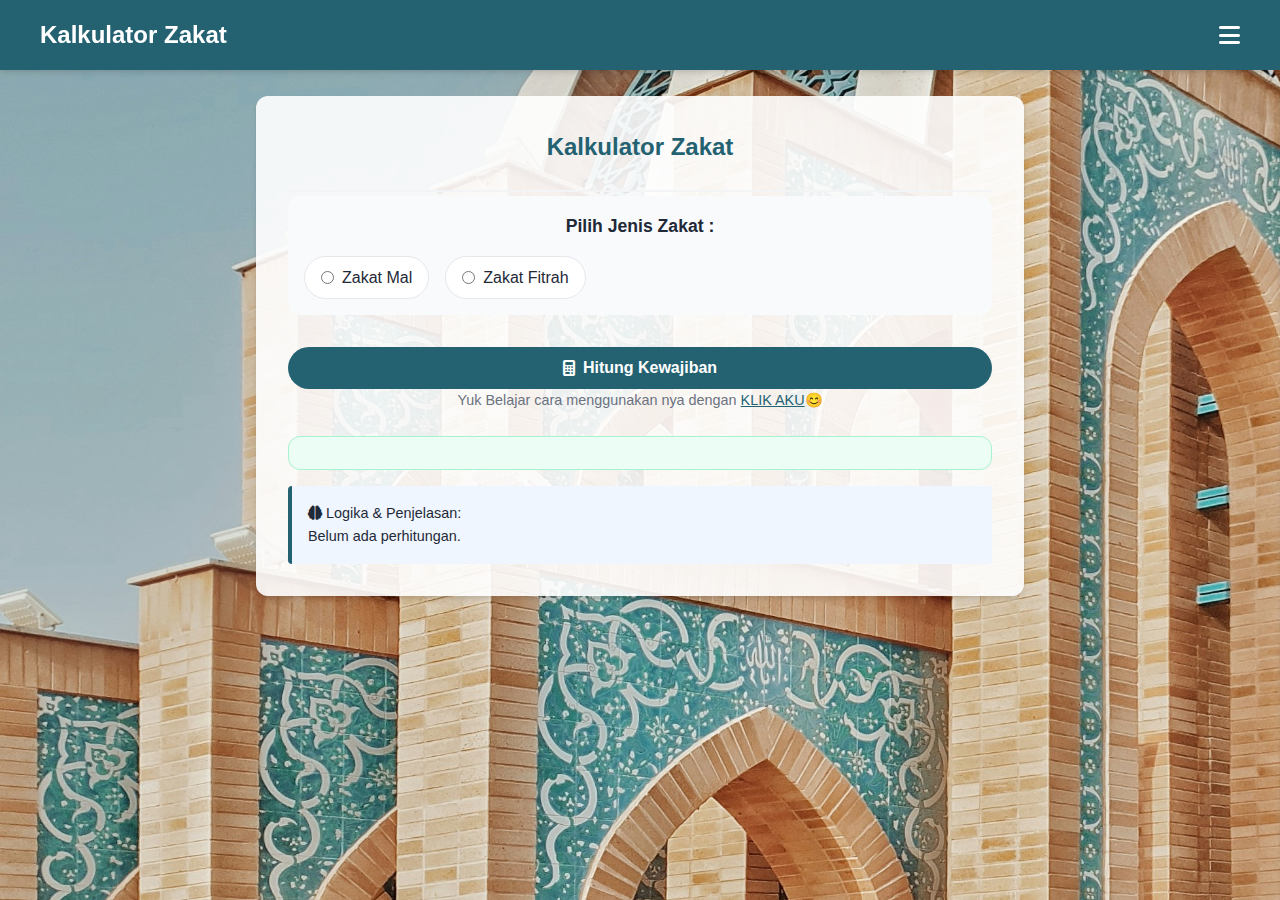
<file: index.html>
<!DOCTYPE html>
<html lang="id">
<head>
    <meta charset="UTF-8">
    <meta name="viewport" content="width=device-width, initial-scale=1.0">
    <title>Kalkulator Zakat</title>
    <link rel="stylesheet" href="Style/styles.css"> 
    <link rel="stylesheet" href="https://cdnjs.cloudflare.com/ajax/libs/font-awesome/6.4.0/css/all.min.css">
</head>
<body>
    <header class="header">
        <div class="navbar-content">
            <div class="header-title">
                <h1>Kalkulator Zakat</h1>
            </div>
            <button id="hamburger" class="burger">
                <i class="fa-solid fa-bars"></i>
            </button>
        </div>
    </header>

    <div id="overlay" class="overlay"></div>
    
<aside id="sidebar" class="sidebar">
        <div class="sidebar-header">
            <h2 class="sidebar-title">Menu</h2>
            <button id="close-sidebar" class="close-btn"><i class="fa-solid fa-times"></i></button>
        </div>
        <nav class="sidebar-menu">
            <a href="../index.html"><i class="fa-solid fa-calculator"></i> Kalkulator</a>
            <a href="../main/panduan.html"><i class="fa-solid fa-book-open"></i> Panduan</a>
            <a href="../main/hukum.html"><i class="fa-solid fa-scale-balanced"></i> Hukum & Dalil</a>
            <a href="../main/tabel.html"><i class="fa-solid fa-table"></i> Tabel Kebenaran</a>
            <a href="../main/algoritma.html"><i class="fa-solid fa-code"></i> Algoritma</a>
            <a href="../main/about.html"><i class="fa-solid fa-circle-info"></i> About Me</a>
        </nav>
    </aside>

    <main id="main-content" class="main-content">
        <div class="card">
            <div class="card-header">
                <h2 class="card-title">Kalkulator Zakat</h2>
            </div>
            <div class="selection-box">
                <h3 class="section-title">Pilih Jenis Zakat :</h3>
                <div class="radio-options">
                    <label class="radio-label">
                        <input type="radio" name="jeniszakat" id="mal" value="zakat-mal">
                        <span>Zakat Mal</span>
                    </label>
                    <label class="radio-label">
                        <input type="radio" name="jeniszakat" id="fitrah" value="zakat-fitrah">
                        <span>Zakat Fitrah</span>
                    </label>
                </div>
            </div>

            <div id="container-mal" class="hidden">
                <h4 class="category-label">Kategori Harta</h4>
                <div class="grid-container"></div>

                <div class="input-group">
                    <label class="checkbox-label">
                        <input type="checkbox" id="emas">
                        <span>Zakat Emas</span>
                    </label> 
                    <div id="emasSection" class="sub-hidden">
                        <p class="input-hint">Berat (Gram) & Haul (Tahun)</p>
                        <input type="number" id="beratEmas" placeholder="Gram" class="form-input">
                        <input type="number" id="haulEmas" placeholder="Tahun" class="form-input">
                    </div>   
                </div>

                <div class="input-group">
                    <label class="checkbox-label">
                        <input type="checkbox" id="penghasilan">
                        <span>Zakat penghasilan</span>
                    </label>
                    <div id="penghasilanSection" class="sub-hidden">
                        <p class="input-hint">Total Gaji Per Bulan</p>
                        <input type="number" id="gaji" placeholder="Gaji Bulanan (Rupiah)" class="form-input">
                    </div>
                </div>

                <div class="input-group">
                    <label class="checkbox-label">
                        <input type="checkbox" id="pertanian">
                        <span>Zakat Pertanian</span>
                    </label>
                    <div id="pertanianSection" class="sub-hidden">
                        <p class="input-hint">Berat Hasil Panen</p>
                        <input type="number" id="hasilPertanian" placeholder="Hasil Pertanian (Kg)" class="form-input">
                    </div>
                </div>

                <div class="input-group">
                    <label class="checkbox-label">
                        <input type="checkbox" id="uang">
                        <span>Zakat Uang/Tabungan</span>
                    </label>
                    <div id="uangSection" class="sub-hidden">
                        <p class="input-hint">Saldo Akhir & Lama Simpan</p>
                        <input type="number" id="totalUang" placeholder="Total Uang/Tabungan (Rupiah)" class="form-input">
                        <input type="number" id="lamaSimpan" placeholder="Haul (Tahun)" class="form-input">
                    </div>
                </div>

                <div class="input-group">
                    <label class="checkbox-label">
                        <input type="checkbox" id="niaga">
                        <span>Zakat Perniagaan</span>
                    </label>
                    <div id="niagaSection" class="sub-hidden">
                        <p class="input-hint">Aset, Laba, Hutang & Haul</p>
                        <input type="number" id="asetNiaga" placeholder="Total Aset (Rupiah)" class="form-input">
                        <input type="number" id="labaNiaga" placeholder="Laba Bersih (Rupiah)" class="form-input">
                        <input type="number" id="hutangNiaga" placeholder="Total Hutang (Rupiah)" class="form-input">
                        <input type="number" id="haulNiaga" placeholder="Haul (Tahun)" class="form-input">
                    </div>
                </div>

                <div class="input-group">
                    <label class="checkbox-label">
                        <input type="checkbox" id="temuan">
                        <span>Zakat Temuan</span>
                    </label>
                    <div id="temuanSection" class="sub-hidden">
                        <p class="input-hint">Nilai Barang Temuan</p>
                        <input type="number" id="nilaiTemuan" placeholder="Nilai Barang Temuan (Rupiah)" class="form-input">
                    </div>
                </div>
            </div>

            <div id="container-fitrah" class="hidden">
                <hr class="divider">
                <div class="fitrah-box">
                    <h4 class="category-label">Zakat Fitrah</h4>
                    <input type="number" id="jumlahJiwa" placeholder="0" class="form-input fitrah-input">
                    <p class="input-hint">Termasuk Diri Sendiri & Tanggungan</p>
                </div>
            </div>

            <div class="action-area">
                <button onclick="cekZakat()" class="button-primary">
                    <i class="fa-solid fa-calculator"></i> Hitung Kewajiban
                </button>
                <p class="input-hint mt-small">Yuk Belajar cara menggunakan nya dengan <a href="../main/panduan.html" target="_blank" class="text-blue"><u>KLIK AKU</u>😊</a></p>
            </div>
            
            <div id="hasil" class="result-box"></div>

            <div class="logic-box">
                <p class="logic-title"><i class="fa-solid fa-brain icon-purple"></i> Logika & Penjelasan:</p>
                <div id="penjelasan">Belum ada perhitungan.</div>
            </div>
        </div>
        <div id="container-distribusi" class="hidden"> <h3 class="section-title"><i class="fa-solid fa-hand-holding-heart icon-red"></i> Distribusi Zakat</h3>
            <p class="mb-medium">Dana Tersedia: <b class="text-blue"><span id="totalZakatDistribusi">Rp 0</span></b></p>
            <p class="text-sm mb-small">Pilih Golongan (Mustahik) :</p>
            <div class="grid-check">
                <label class="check-card"><input type="checkbox" class="mustahik-check" value="Fakir"> Fakir</label>
                <label class="check-card"><input type="checkbox" class="mustahik-check" value="Miskin"> Miskin</label>
                <label class="check-card"><input type="checkbox" class="mustahik-check" value="Amil"> Amil</label>
                <label class="check-card"><input type="checkbox" class="mustahik-check" value="Muallaf"> Muallaf</label>
                <label class="check-card"><input type="checkbox" class="mustahik-check" value="Riqab"> Riqab</label>
                <label class="check-card"><input type="checkbox" class="mustahik-check" value="Gharim"> Gharim</label>
                <label class="check-card"><input type="checkbox" class="mustahik-check" value="Sabilillah"> Fi Sabilillah</label>
                <label class="check-card"><input type="checkbox" class="mustahik-check" value="Ibnu Sabil"> Ibnu Sabil</label>
            </div>
            
            <button onclick="distribusikanZakat()" class="button-success mt-medium">
                <i class="fas fa-users"></i> Distribusikan Zakat
            </button>

            <div id="hasilDistribusi" class="result-box"></div>
            <div id="penjelasanlogikaDistribusi" class="logic-box hidden"></div>
        </div>
        </main>

    <script src="js/script.js"></script>
</body>

</html>
</file>
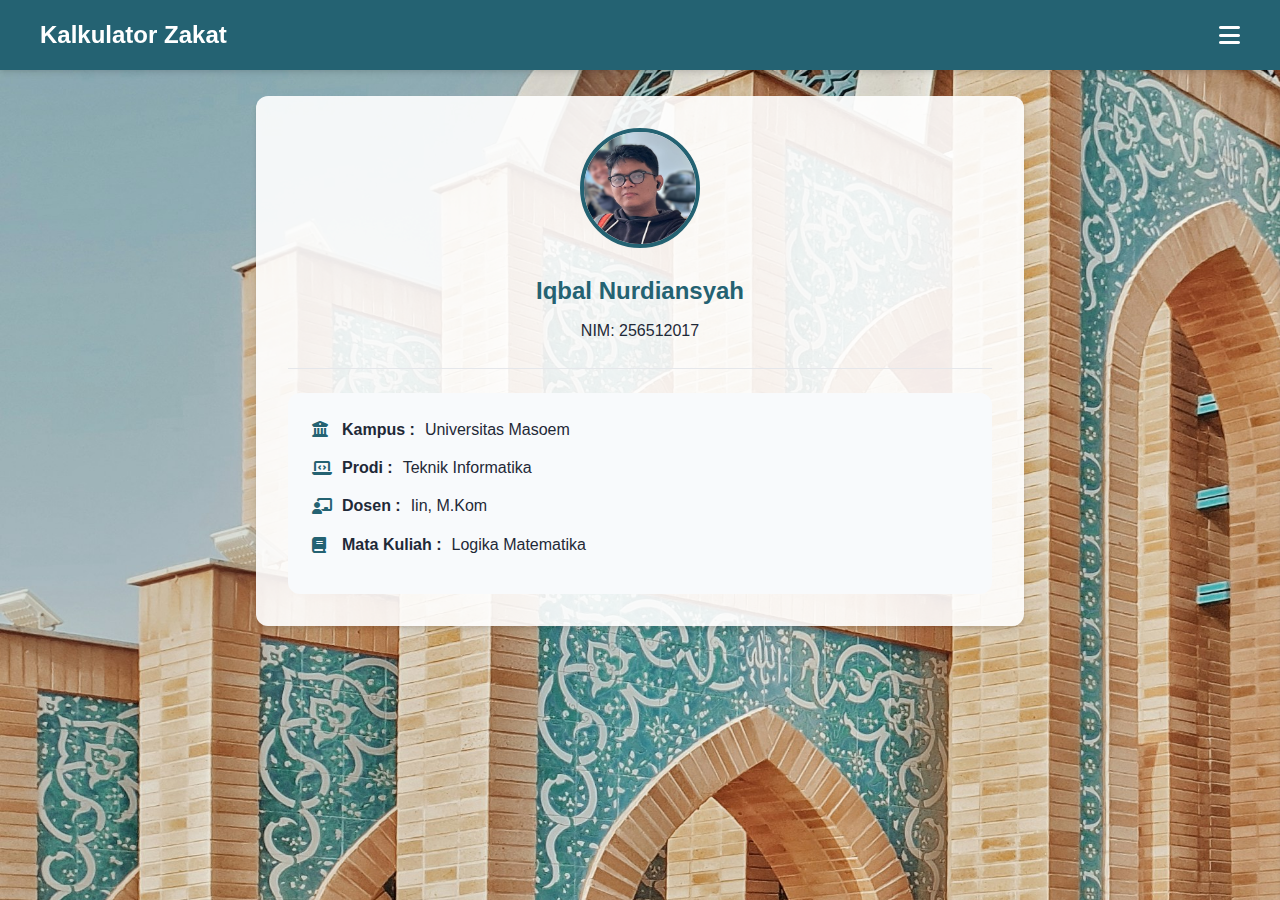
<file: main/about.html>
<!DOCTYPE html>
<html lang="id">
<head>
    <meta charset="UTF-8">
    <meta name="viewport" content="width=device-width, initial-scale=1.0">
    <title>About Me</title>
    <link rel="stylesheet" href="../Style/styles.css">
    <link rel="stylesheet" href="https://cdnjs.cloudflare.com/ajax/libs/font-awesome/6.4.0/css/all.min.css">
</head>
<body>
    <header class="header">
        <div class="navbar-content">
            <div class="header-title">
            <h1>Kalkulator Zakat</h1>
        </div>
<button id="hamburger" class="burger">
                <i class="fa-solid fa-bars"></i>
            </button>
        </div>
    </header>

    <div id="overlay" class="overlay"></div>
    
    <aside id="sidebar" class="sidebar">
            <div class="sidebar-header">
                <h2 class="sidebar-title">Menu</h2>
                <button id="close-sidebar" class="close-btn"><i class="fa-solid fa-times"></i></button>
            </div>
            <nav class="sidebar-menu">
                <a href="../index.html"><i class="fa-solid fa-calculator"></i> Kalkulator</a>
                <a href="../main/panduan.html"><i class="fa-solid fa-book-open"></i> Panduan</a>
                <a href="../main/hukum.html"><i class="fa-solid fa-scale-balanced"></i> Hukum & Dalil</a>
                <a href="../main/tabel.html"><i class="fa-solid fa-table"></i> Tabel Kebenaran</a>
                <a href="../main/algoritma.html"><i class="fa-solid fa-code"></i> Algoritma</a>
                <a href="../main/about.html"><i class="fa-solid fa-circle-info"></i> About Me</a>
            </nav>
        </aside>
        <main class="main-content">
            <div class="card center-text">
                <img src="../images/profile.jpeg" alt="Profile" class="profile-img">
                <h2 class="card-title">Iqbal Nurdiansyah</h2>
                <p class="profile-nim">NIM: 256512017</p>
                
                <hr class="divider"> 

                <div class="profile-details">
                    <p class="profile-item"><i class="fas fa-university icon-w"></i> <b>Kampus :</b> Universitas Masoem</p>
                    <p class="profile-item"><i class="fas fa-laptop-code icon-w"></i> <b>Prodi :</b> Teknik Informatika</p>
                    <p class="profile-item"><i class="fas fa-chalkboard-teacher icon-w"></i> <b>Dosen :</b> Iin, M.Kom</p>
                    <p class="profile-item"><i class="fas fa-book icon-w"></i> <b>Mata Kuliah :</b> Logika Matematika</p>
                </div>
            </div>
        </main>
</body>
<script src="../js/script.js"></script>
</html>
</file>
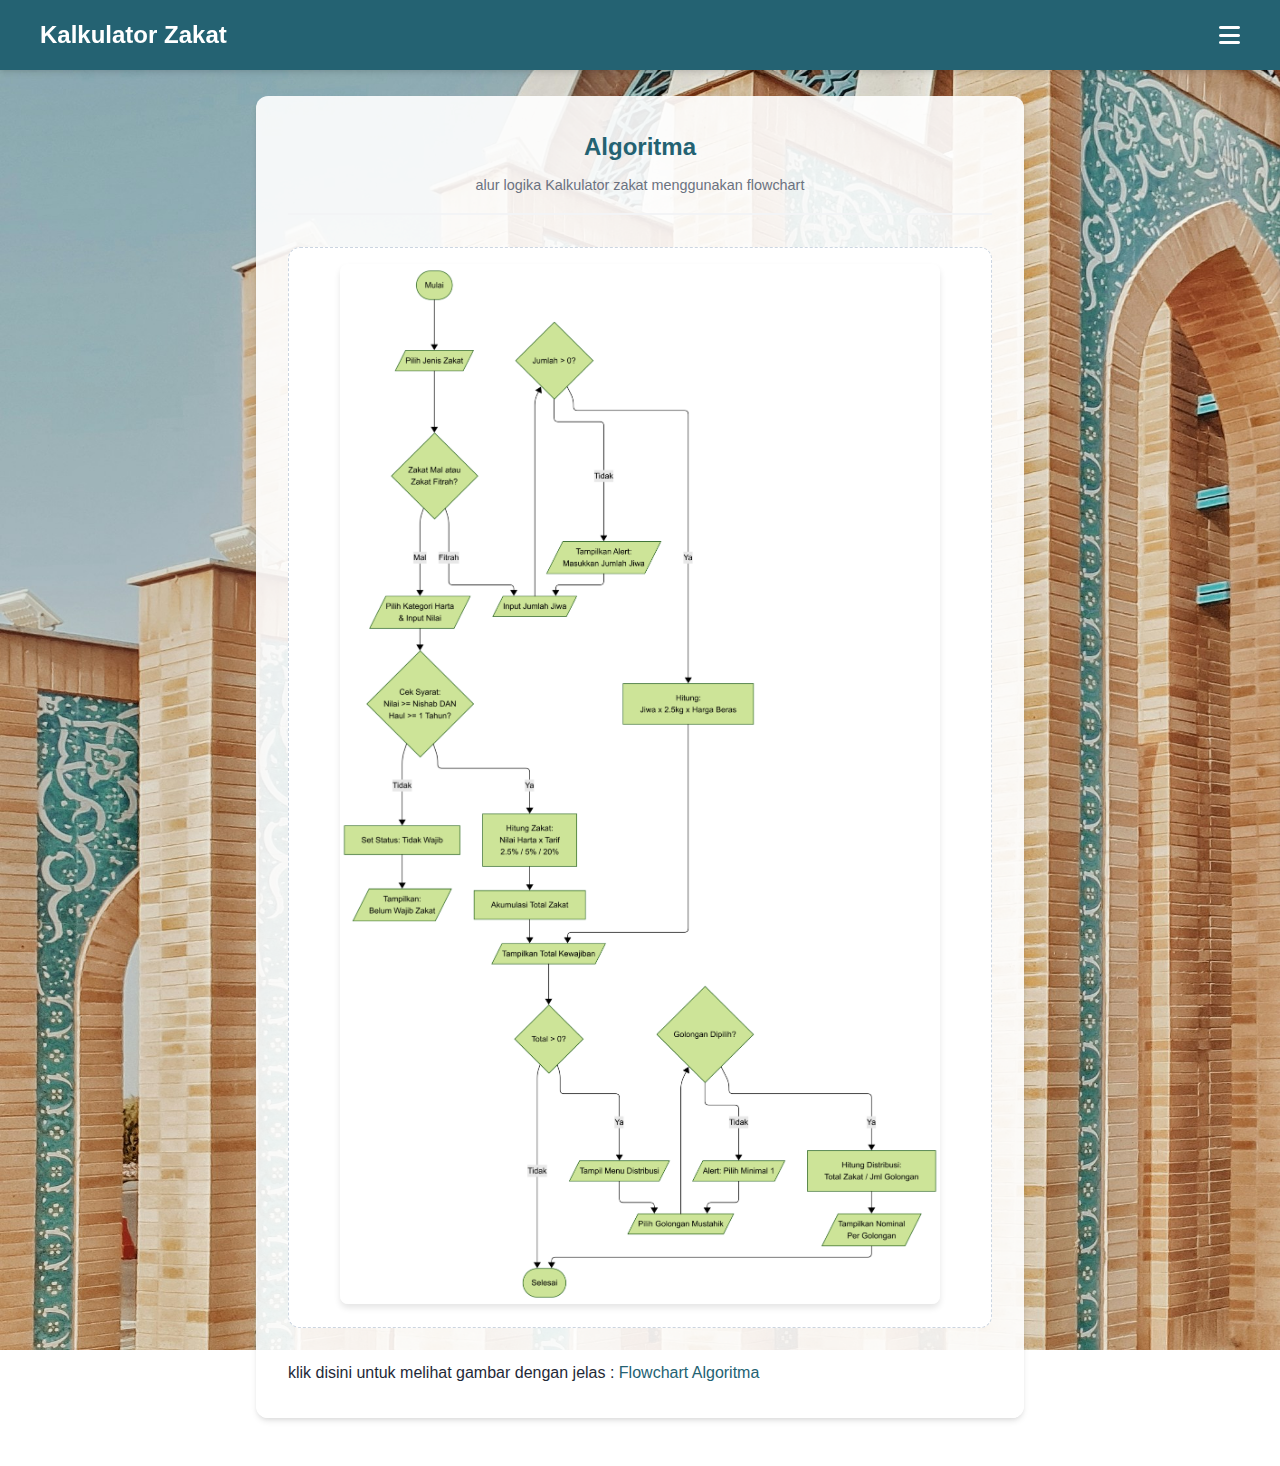
<file: main/algoritma.html>
<!DOCTYPE html>
<html lang="id">
<head>
    <meta charset="UTF-8">
    <meta name="viewport" content="width=device-width, initial-scale=1.0">
    <title>Algoritma Program</title>
    <link rel="stylesheet" href="../Style/styles.css">
    <link rel="stylesheet" href="https://cdnjs.cloudflare.com/ajax/libs/font-awesome/6.4.0/css/all.min.css">
</head>
<body>
    <header class="header">
        <div class="navbar-content">
            <div class="header-title">
            <h1>Kalkulator Zakat</h1>
        </div>
        <button id="hamburger" class="burger">
                        <i class="fa-solid fa-bars"></i>
                    </button>
                </div>
            </header>

            <div id="overlay" class="overlay"></div>
            
        <aside id="sidebar" class="sidebar">
                <div class="sidebar-header">
                    <h2 class="sidebar-title">Menu</h2>
                    <button id="close-sidebar" class="close-btn"><i class="fa-solid fa-times"></i></button>
                </div>
                <nav class="sidebar-menu">
                    <a href="../index.html"><i class="fa-solid fa-calculator"></i> Kalkulator</a>
                    <a href="../main/panduan.html"><i class="fa-solid fa-book-open"></i> Panduan</a>
                    <a href="../main/hukum.html"><i class="fa-solid fa-scale-balanced"></i> Hukum & Dalil</a>
                    <a href="../main/tabel.html"><i class="fa-solid fa-table"></i> Tabel Kebenaran</a>
                    <a href="../main/algoritma.html"><i class="fa-solid fa-code"></i> Algoritma</a>
                    <a href="../main/about.html"><i class="fa-solid fa-circle-info"></i> About Me</a>
                </nav>
            </aside>
        <main class="main-content">
                <div class="card">
                    <div class="card-header">
                        <h2 class="card-title">Algoritma</h2>
                        <p class="subtitle">alur logika Kalkulator zakat menggunakan flowchart</p>
                    </div>
                    <div class="flowchart-container">
                        <img src="../images/flowchart.png" alt="Flowchart Algoritma" class="flowchart-img">
                    </div>
                    klik disini untuk melihat gambar dengan jelas : <a href="../images/flowchart.png" target="_blank" class="text-blue">Flowchart Algoritma</a>
                </div>
        </main>
    </body>
    <script src="../js/script.js"></script>
</html>
</file>
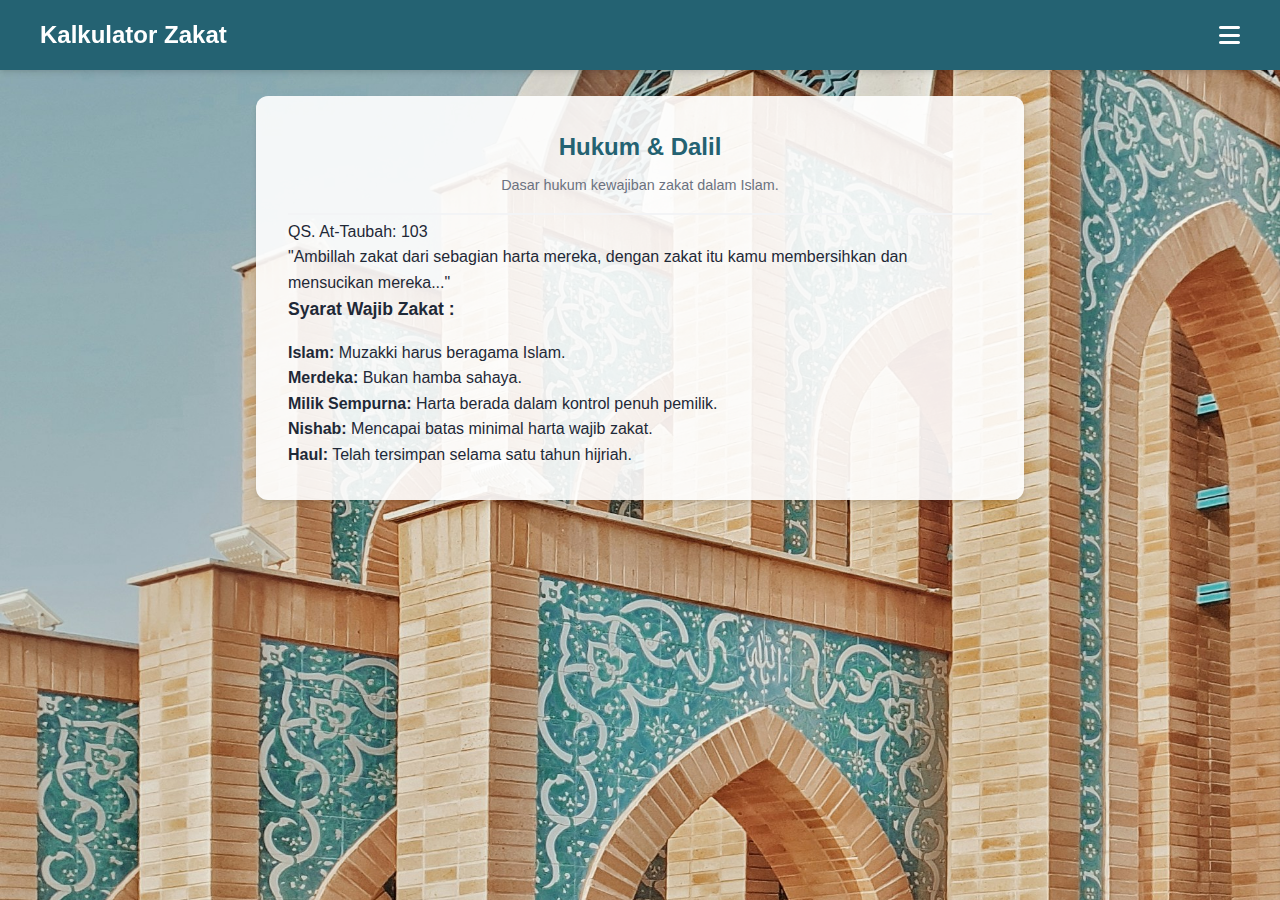
<file: main/hukum.html>
<!DOCTYPE html>
<html lang="id">
<head>
    <meta charset="UTF-8">
    <meta name="viewport" content="width=device-width, initial-scale=1.0">
    <title>Hukum & Dalil Zakat</title>
    <link rel="stylesheet" href="../Style/styles.css">
    <link rel="stylesheet" href="https://cdnjs.cloudflare.com/ajax/libs/font-awesome/6.4.0/css/all.min.css">
</head>
<body>
    <header class="header">
        <div class="navbar-content">
            <div class="header-title">
            <h1>Kalkulator Zakat</h1>
        </div>
        <button id="hamburger" class="burger">
                        <i class="fa-solid fa-bars"></i>
                    </button>
                </div>
            </header>

            <div id="overlay" class="overlay"></div>
            
        <aside id="sidebar" class="sidebar">
                <div class="sidebar-header">
                    <h2 class="sidebar-title">Menu</h2>
                    <button id="close-sidebar" class="close-btn"><i class="fa-solid fa-times"></i></button>
                </div>
                <nav class="sidebar-menu">
                    <a href="../index.html"><i class="fa-solid fa-calculator"></i> Kalkulator</a>
                    <a href="../main/panduan.html"><i class="fa-solid fa-book-open"></i> Panduan</a>
                    <a href="../main/hukum.html"><i class="fa-solid fa-scale-balanced"></i> Hukum & Dalil</a>
                    <a href="../main/tabel.html"><i class="fa-solid fa-table"></i> Tabel Kebenaran</a>
                    <a href="../main/algoritma.html"><i class="fa-solid fa-code"></i> Algoritma</a>
                    <a href="../main/about.html"><i class="fa-solid fa-circle-info"></i> About Me</a>
                </nav>
            </aside>
        <main class="main-content">
            <div class="card">
                <div class="card-header">
                    <h2 class="card-title">Hukum & Dalil</h2>
                    <p class="subtitle">Dasar hukum kewajiban zakat dalam Islam.</p>
                </div>

                <div class="dalil-box">
                    <p class="dalil-source">QS. At-Taubah: 103</p>
                    <p class="dalil-text">"Ambillah zakat dari sebagian harta mereka, dengan zakat itu kamu membersihkan dan mensucikan mereka..."</p>
                </div>
                
                <h3 class="section-title">Syarat Wajib Zakat :</h3>
                <ul class="syarat-list">
                    <li><b>Islam:</b> Muzakki harus beragama Islam.</li>
                    <li><b>Merdeka:</b> Bukan hamba sahaya.</li>
                    <li><b>Milik Sempurna:</b> Harta berada dalam kontrol penuh pemilik.</li>
                    <li><b>Nishab:</b> Mencapai batas minimal harta wajib zakat.</li>
                    <li><b>Haul:</b> Telah tersimpan selama satu tahun hijriah.</li>
                </ul>
            </div>
        </main>
</body>
<script src="../js/script.js"></script>
</html>
</file>
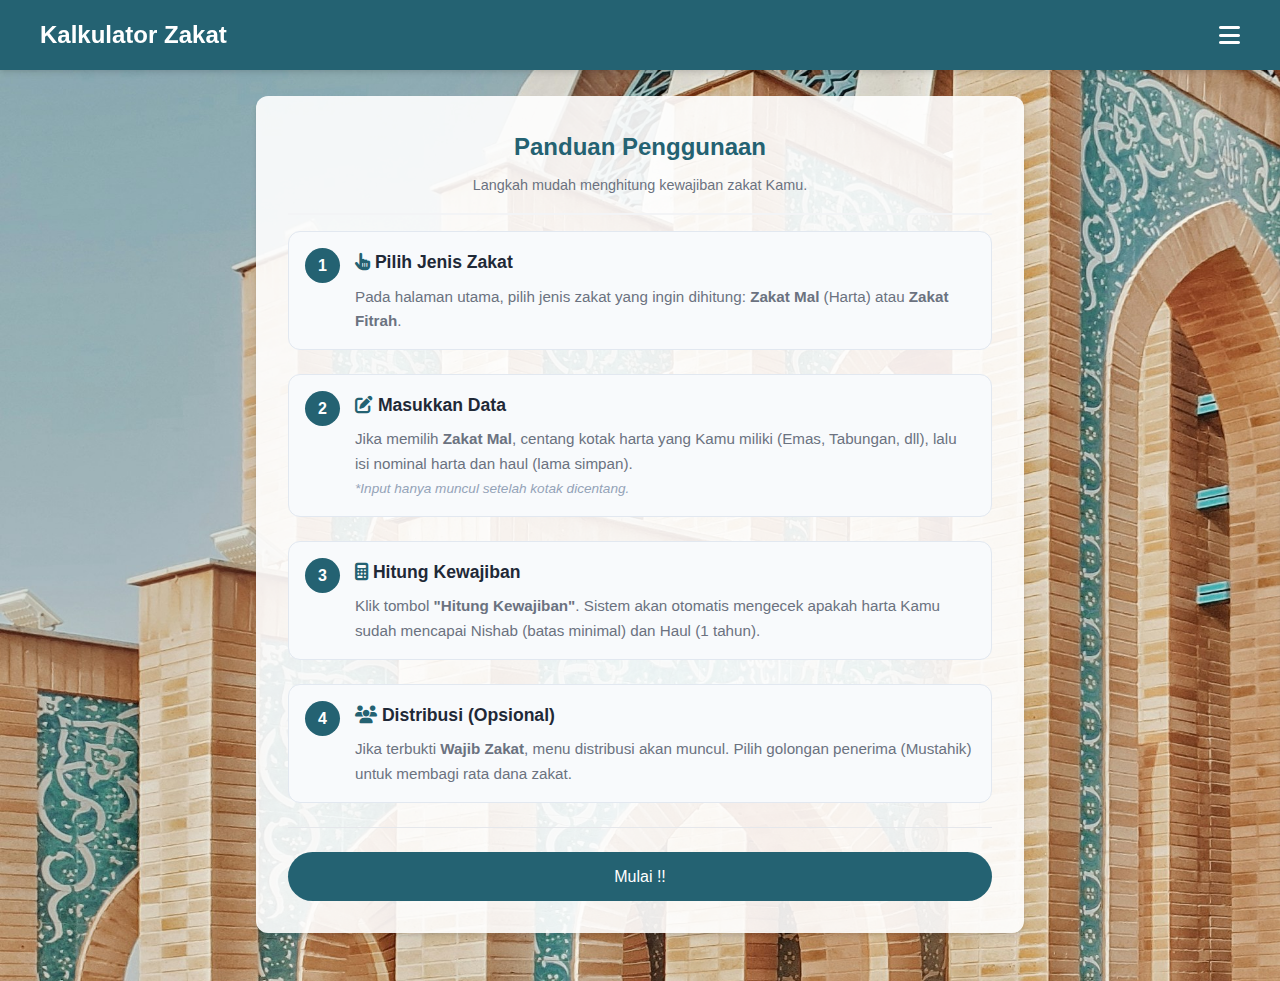
<file: main/panduan.html>
<!DOCTYPE html>
<html lang="id">
<head>
    <meta charset="UTF-8">
    <meta name="viewport" content="width=device-width, initial-scale=1.0">
    <title>Panduan</title>
    <link rel="stylesheet" href="../Style/styles.css">
    <link rel="stylesheet" href="https://cdnjs.cloudflare.com/ajax/libs/font-awesome/6.4.0/css/all.min.css">
</head>
<body>
    <header class="header">
        <div class="navbar-content">
            <div class="header-title">
            <h1>Kalkulator Zakat</h1>
        </div>
<button id="hamburger" class="burger">
                <i class="fa-solid fa-bars"></i>
            </button>
        </div>
    </header>

    <div id="overlay" class="overlay"></div>
    
    <aside id="sidebar" class="sidebar">
            <div class="sidebar-header">
                <h2 class="sidebar-title">Menu</h2>
                <button id="close-sidebar" class="close-btn"><i class="fa-solid fa-times"></i></button>
            </div>
            <nav class="sidebar-menu">
                <a href="../index.html"><i class="fa-solid fa-calculator"></i> Kalkulator</a>
                <a href="../main/panduan.html"><i class="fa-solid fa-book-open"></i> Panduan</a>
                <a href="../main/hukum.html"><i class="fa-solid fa-scale-balanced"></i> Hukum & Dalil</a>
                <a href="../main/tabel.html"><i class="fa-solid fa-table"></i> Tabel Kebenaran</a>
                <a href="../main/algoritma.html"><i class="fa-solid fa-code"></i> Algoritma</a>
                <a href="../main/about.html"><i class="fa-solid fa-circle-info"></i> About Me</a>
            </nav>
        </aside>
    <main class="main-content">
            <div class="card">
                <div class="card-header">
                    <h2 class="card-title">Panduan Penggunaan</h2>
                    <p class="subtitle">Langkah mudah menghitung kewajiban zakat Kamu.</p>
                </div>

                <div class="guide-container">
                    
                    <div class="step-item">
                        <div class="step-number">1</div>
                        <div class="step-content">
                            <h3><i class="fa-solid fa-hand-pointer text-blue"></i> Pilih Jenis Zakat</h3>
                            <p>Pada halaman utama, pilih jenis zakat yang ingin dihitung: <b>Zakat Mal</b> (Harta) atau <b>Zakat Fitrah</b>.</p>
                        </div>
                    </div>

                    <div class="step-item">
                        <div class="step-number">2</div>
                        <div class="step-content">
                            <h3><i class="fa-solid fa-pen-to-square text-blue"></i> Masukkan Data</h3>
                            <p>
                                Jika memilih <b>Zakat Mal</b>, centang kotak harta yang Kamu miliki (Emas, Tabungan, dll), lalu isi nominal harta dan haul (lama simpan).
                                <br><small class="text-muted">*Input hanya muncul setelah kotak dicentang.</small>
                            </p>
                        </div>
                    </div>

                    <div class="step-item">
                        <div class="step-number">3</div>
                        <div class="step-content">
                            <h3><i class="fa-solid fa-calculator text-blue"></i> Hitung Kewajiban</h3>
                            <p>Klik tombol <b>"Hitung Kewajiban"</b>. Sistem akan otomatis mengecek apakah harta Kamu sudah mencapai Nishab (batas minimal) dan Haul (1 tahun).</p>
                        </div>
                    </div>

                    <div class="step-item">
                        <div class="step-number">4</div>
                        <div class="step-content">
                            <h3><i class="fa-solid fa-users text-blue"></i> Distribusi (Opsional)</h3>
                            <p>Jika terbukti <b>Wajib Zakat</b>, menu distribusi akan muncul. Pilih golongan penerima (Mustahik) untuk membagi rata dana zakat.</p>
                        </div>
                    </div>

                </div>
                
                <hr class="divider">
                
                <div class="center-text">
                    <a href="../index.html" class="button-primary" style="text-decoration: none; display: inline-block;">
                        Mulai !!
                    </a>
                </div>

            </div>
        </main>
</body>
<script src="../js/script.js"></script>
</html>
</file>
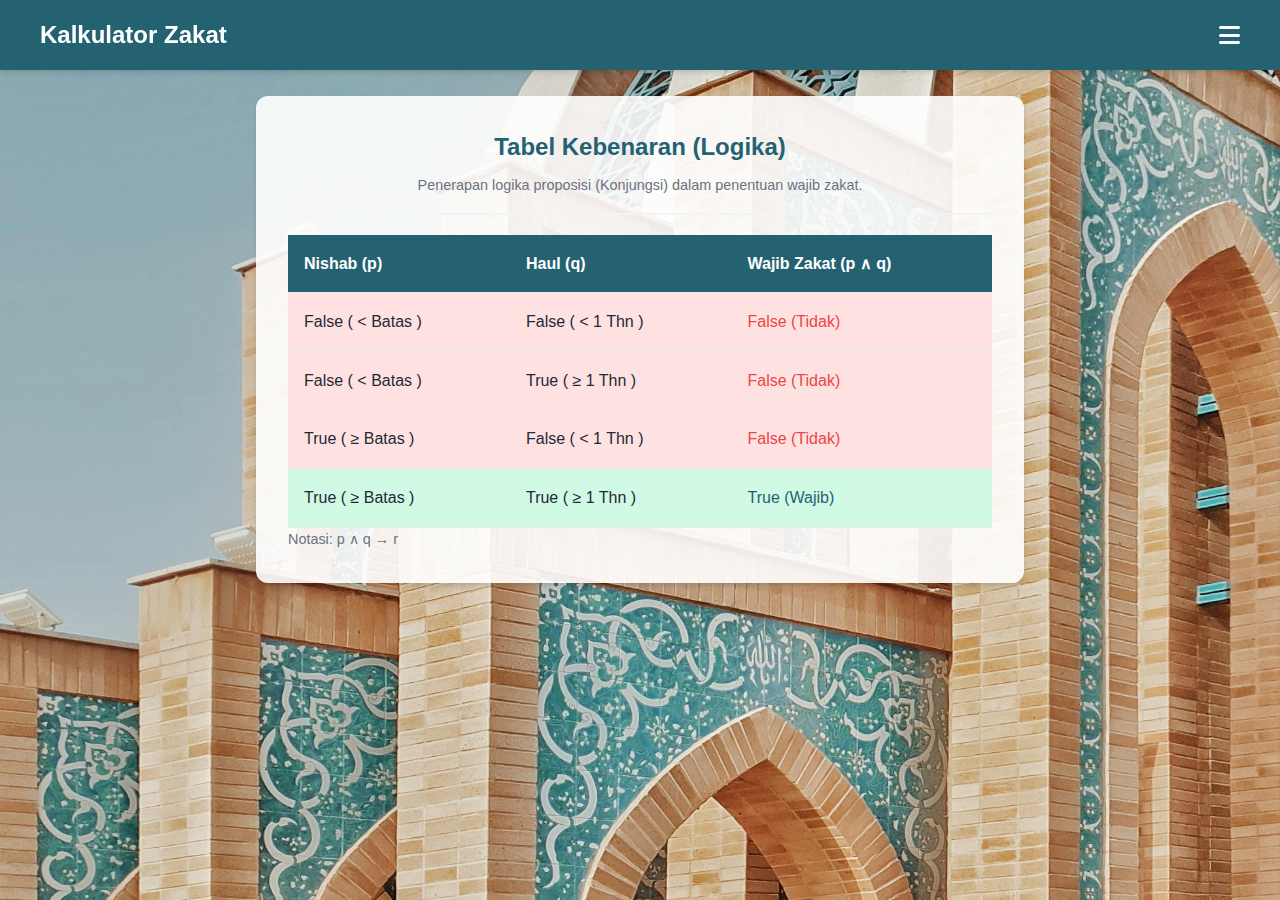
<file: main/tabel.html>
<!DOCTYPE html>
<html lang="id">
<head>
    <meta charset="UTF-8">
    <meta name="viewport" content="width=device-width, initial-scale=1.0">
    <title>Tabel Kebenaran</title>
    <link rel="stylesheet" href="../Style/styles.css">
    <link rel="stylesheet" href="https://cdnjs.cloudflare.com/ajax/libs/font-awesome/6.4.0/css/all.min.css">
</head>
<body>
    <header class="header">
        <div class="navbar-content">
            <div class="header-title">
            <h1>Kalkulator Zakat</h1>
        </div>
        <button id="hamburger" class="burger">
                        <i class="fa-solid fa-bars"></i>
                    </button>
                </div>
            </header>

            <div id="overlay" class="overlay"></div>
            
        <aside id="sidebar" class="sidebar">
                <div class="sidebar-header">
                    <h2 class="sidebar-title">Menu</h2>
                    <button id="close-sidebar" class="close-btn"><i class="fa-solid fa-times"></i></button>
                </div>
                <nav class="sidebar-menu">
                    <a href="../index.html"><i class="fa-solid fa-calculator"></i> Kalkulator</a>
                    <a href="../main/panduan.html"><i class="fa-solid fa-book-open"></i> Panduan</a>
                    <a href="../main/hukum.html"><i class="fa-solid fa-scale-balanced"></i> Hukum & Dalil</a>
                    <a href="../main/tabel.html"><i class="fa-solid fa-table"></i> Tabel Kebenaran</a>
                    <a href="../main/algoritma.html"><i class="fa-solid fa-code"></i> Algoritma</a>
                    <a href="../main/about.html"><i class="fa-solid fa-circle-info"></i> About Me</a>
                </nav>
            </aside>
        <main class="main-content">
            <div class="card">
                <div class="card-header">
                    <h2 class="card-title">Tabel Kebenaran (Logika)</h2>
                    <p class="subtitle">Penerapan logika proposisi (Konjungsi) dalam penentuan wajib zakat.</p>
                </div>
                
                <div class="table-wrapper">
                    <table class="logic-table">
                        <thead>
                            <tr>
                                <th>Nishab (p)</th>
                                <th>Haul (q)</th>
                                <th>Wajib Zakat (p ∧ q)</th>
                            </tr>
                        </thead>
                        <tbody>
                            <tr class="row-false">
                                <td>False ( < Batas )</td>
                                <td>False ( < 1 Thn )</td>
                                <td class="text-red">False (Tidak)</td>
                            </tr>
                            <tr class="row-false">
                                <td>False ( < Batas )</td>
                                <td>True ( ≥ 1 Thn )</td>
                                <td class="text-red">False (Tidak)</td>
                            </tr>
                            <tr class="row-false">
                                <td>True ( ≥ Batas )</td>
                                <td>False ( < 1 Thn )</td>
                                <td class="text-red">False (Tidak)</td>
                            </tr>
                            <tr class="row-true">
                                <td>True ( ≥ Batas )</td>
                                <td>True ( ≥ 1 Thn )</td>
                                <td class="text-green">True (Wajib)</td>
                            </tr>
                        </tbody>
                    </table>
                </div>
                <p class="input-hint mt-small">Notasi: <code>p ∧ q → r</code></p>
            </div>
        </main>
</body>
<script src="../js/script.js"></script>
</html>
</file>
<file: Style/styles.css>
:root {
    --primary-color: #246272;
    --secondary-color: #246272; 
    --accent-color: #f59e0b;
    --bg-color: #f3f4f6;
    --card-bg: #ffffff;
    --text-dark: #1f2937;
    --text-light: #6b7280;
    --text-white: #ffffff;
    --danger-color: #ef4444;
    --shadow: 0 4px 6px -1px rgba(0, 0, 0, 0.1), 0 2px 4px -1px rgba(0, 0, 0, 0.06);
    --radius: 12px;
    --transition: all 0.3s ease;
}

* {
    margin: 0;
    padding: 0;
    box-sizing: border-box;
    font-family: 'Poppins', 'Segoe UI', sans-serif;
}

body {
    background-image: url('../images/background.jpg');
    background-size: cover;
    background-repeat: no-repeat;
    background-position: center center;
    background-attachment: fixed;
    color: var(--text-dark);
    line-height: 1.6;
    padding-top: 80px;
}

a {
    text-decoration: none;
    color: inherit;
}

ul {
    list-style: none;
}

/* HEADER & NAVIGASI */
.header {
    position: fixed;
    top: 0;
    left: 0;
    width: 100%;
    background-color: var(--primary-color);
    color: var(--text-white);
    padding: 1rem 1.5rem;
    box-shadow: var(--shadow);
    z-index: 1000;
}

.navbar-content {
    display: flex;
    justify-content: space-between;
    align-items: center;
    max-width: 1200px;
    margin: 0 auto;
}

.header-title h1 {
    font-size: 1.5rem;
    font-weight: 700;
}

.burger {
    background: none;
    border: none;
    color: white;
    font-size: 1.5rem;
    cursor: pointer;
}

/* SIDEBAR & OVERLAY */
.overlay {
    position: fixed;
    top: 0;
    left: 0;
    width: 100%;
    height: 100%;
    background: rgba(0, 0, 0, 0.5);
    opacity: 0;
    visibility: hidden;
    transition: var(--transition);
    z-index: 998;
}

.overlay.active {
    opacity: 1;
    visibility: visible;
}

.sidebar {
    position: fixed;
    top: 0;
    right: -280px;
    width: 280px;
    height: 100%;
    background-color: var(--card-bg);
    box-shadow: var(--shadow);
    transition: var(--transition);
    z-index: 999;
    display: flex;
    flex-direction: column;
}

.sidebar.active {
    right: 0;
}

.sidebar-header {
    background-color: var(--primary-color);
    color: white;
    padding: 1.5rem;
    display: flex;
    justify-content: space-between;
    align-items: center;
}

.close-btn {
    background: none;
    border: none;
    color: white;
    font-size: 1.2rem;
    cursor: pointer;
}

.sidebar-menu {
    padding: 1rem;
    display: flex;
    flex-direction: column;
    gap: 0.5rem;
}

.sidebar-menu a {
    padding: 0.75rem 1rem;
    border-radius: var(--radius);
    color: var(--text-dark);
    font-weight: 500;
    transition: var(--transition);
    display: flex;
    align-items: center;
    gap: 10px;
}

.sidebar-menu a:hover {
    background-color: #eff6ff;
    color: var(--primary-color);
    transform: translateX(5px);
}

.sidebar-menu i {
    width: 24px;
    text-align: center;
}

/* MAIN CONTENT */
.main-content {
    max-width: 800px;
    margin: 0 auto;
    padding: 1rem;
}

.card {
    background: rgba(255, 255, 255, 0.9);
    border-radius: var(--radius);
    padding: 2rem;
    box-shadow: var(--shadow);
    margin-bottom: 2rem;
    animation: fadeIn 0.5s ease;
}

.card-header {
    margin-bottom: 0.2rem;
    border-bottom: 2px solid #f3f4f6;
    padding-bottom: 1rem;
    text-align: center;
}

.card-title {
    font-size: 1.5rem;
    color: var(--primary-color);
    margin-bottom: 0.5rem;
}

.subtitle, .input-hint {
    color: var(--text-light);
    font-size: 0.9rem;
}

.section-title {
    font-size: 1.1rem;
    margin-bottom: 1rem;
    color: var(--text-dark);
    font-weight: 600;
}

/* FORM ELEMENTS */
.selection-box {
    margin-bottom: 1.5rem;
    background: #f8fafc;
    padding: 1rem;
    border-radius: var(--radius);
    text-align: center;
}

.radio-options {
    display: flex;
    gap: 1rem;
    flex-wrap: wrap;
}

.radio-label {
    display: flex;
    align-items: center;
    gap: 8px;
    cursor: pointer;
    background: white;
    padding: 0.5rem 1rem;
    border: 1px solid #e5e7eb;
    border-radius: 50px;
    transition: var(--transition);
}

.radio-label:hover {
    border-color: var(--primary-color);
}

.input-group {
    margin-bottom: 1rem;
    border: 1px solid #e5e7eb;
    border-radius: var(--radius);
    padding: 1rem;
    transition: var(--transition);
}
.input-group:hover {
    border-color: #cbd5e1;
}

.checkbox-label {
    display: flex;
    align-items: center;
    gap: 10px;
    font-weight: 600;
    cursor: pointer;
    margin-bottom: 0.5rem;
}

.form-input {
    width: 100%;
    padding: 0.75rem;
    margin-top: 0.5rem;
    margin-bottom: 0.5rem;
    border: 1px solid #d1d5db;
    border-radius: 8px;
    font-size: 1rem;
    transition: var(--transition);
}

.form-input:focus {
    outline: none;
    border-color: var(--primary-color);
    box-shadow: 0 0 0 3px rgba(30, 58, 138, 0.1);
}

/* BUTTONS */
.action-area {
    margin-top: 2rem;
    text-align: center;
}

button {
    font-weight: 600;
    cursor: pointer;
    border: none;
    display: inline-flex;
    align-items: center;
    justify-content: center;
    gap: 8px;
}

.button-primary {
    background-color: var(--primary-color);
    color: white;
    padding: 0.75rem 2rem;
    border-radius: 50px;
    font-size: 1rem;
    width: 100%;
    transition: var(--transition);
}

.button-primary:hover {
    background-color: #446a74;
    transform: translateY(-2px);
    box-shadow: 0 4px 12px rgba(30, 58, 138, 0.3);
}

.button-success {
    background-color: var(--secondary-color);
    color: white;
    padding: 0.75rem 1.5rem;
    border-radius: 8px;
    width: 100%;
    margin-top: 1rem;
    transition: var(--transition);
}

.button-success:hover {
    background-color: #059669;
}

/* UTILITIES */
.hidden {
    display: none !important;
}

.sub-hidden {
    display: none;
    margin-top: 10px;
    padding-top: 10px;
    border-top: 1px dashed #ccc;
    animation: slideDown 0.3s ease;
}

.sub-hidden:not(.hidden) {
    display: block;
}

.result-box {
    margin-top: 1.5rem;
    padding: 1rem;
    background-color: #ecfdf5;
    border: 1px solid #a7f3d0;
    border-radius: var(--radius);
    color: #064e3b;
}

.logic-box {
    margin-top: 1rem;
    padding: 1rem;
    background-color: #eff6ff;
    border-left: 4px solid var(--primary-color);
    font-family: monospace;
    font-size: 0.9rem;
    border-radius: 4px;
}

.divider {
    border: 0;
    height: 1px;
    background: #e5e7eb;
    margin: 1.5rem 0;
}

/* Warna text utility */
.text-blue { color: var(--primary-color); }
.text-green { color: var(--secondary-color); }
.text-red { color: var(--danger-color); }
.font-bold { font-weight: 700; }

/*Checkbox Grid*/
.grid-check {
    display: grid;
    grid-template-columns: repeat(auto-fill, minmax(140px, 1fr));
    gap: 10px;
    margin-top: 10px;
}

.check-card {
    background: #f9fafb;
    border: 1px solid #e5e7eb;
    padding: 0.5rem;
    border-radius: 8px;
    font-size: 0.9rem;
    cursor: pointer;
}
/* flowchart */
.flowchart-container {
    text-align: center;
    margin: 2rem 0;
    padding: 1rem;
    background-color: #ffffff;
    border-radius: var(--radius);
    border: 1px dashed #cbd5e1;
}

.flowchart-img {
    width: 100%;
    max-width: 600px;
    height: auto;
    border-radius: 8px;
    box-shadow: 0 4px 6px rgba(0,0,0,0.1);
}
/* panduan */

.guide-container {
    display: flex;
    flex-direction: column;
    gap: 1.5rem;
    margin-top: 1rem;
}

.step-item {
    display: flex;
    align-items: flex-start;
    gap: 15px;
    background: #f8fafc;
    padding: 1rem;
    border-radius: var(--radius);
    border: 1px solid #e2e8f0;
    transition: transform 0.2s;
}

.step-item:hover {
    transform: translateX(5px);
    border-color: var(--primary-color);
}

.step-number {
    background-color: var(--primary-color);
    color: white;
    width: 35px;
    height: 35px;
    border-radius: 50%;
    display: flex;
    align-items: center;
    justify-content: center;
    font-weight: bold;
    flex-shrink: 0; 
}

.step-content h3 {
    font-size: 1.1rem;
    margin-bottom: 0.5rem;
    color: var(--text-dark);
}

.step-content p {
    font-size: 0.95rem;
    color: var(--text-light);
    margin: 0;
}

.text-muted {
    font-size: 0.85rem;
    color: #94a3b8;
    font-style: italic;
}

/* ABOUT ME */
.center-text {
    text-align: center;
}

.profile-img {
    width: 120px;
    height: 120px;
    border-radius: 50%;
    margin-bottom: 1rem;
    border: 4px solid var(--primary-color);
}

.profile-details {
    text-align: left;
    background: #f8fafc;
    padding: 1.5rem;
    border-radius: var(--radius);
    margin-top: 1.5rem;
}

.profile-item {
    margin-bottom: 0.8rem;
    display: flex;
    align-items: center;
    gap: 10px;
}

.icon-w {
    color: var(--primary-color);
    width: 20px;
}

.footer-copy {
    margin-top: 2rem;
    font-size: 0.8rem;
    color: #9ca3af;
}

/* ALGORITMA */
.code-block pre {
    background: #1e293b;
    color: #a5b4fc;
    padding: 1.5rem;
    border-radius: var(--radius);
    overflow-x: auto;
    font-family: 'Consolas', 'Monaco', monospace;
    font-size: 0.9rem;
}

.table-wrapper {
    overflow-x: auto;
}

.logic-table {
    width: 100%;
    border-collapse: collapse;
    margin-top: 1rem;
}

.logic-table th, .logic-table td {
    padding: 1rem;
    text-align: left;
    border-bottom: 1px solid #e5e7eb;
}

.logic-table th {
    background-color: var(--primary-color);
    color: white;
}

.row-true {
    background-color: #d1fae5;
}

.row-false {
    background-color: #fee2e2;
}

/* ANIMASI */
@keyframes fadeIn {
    from { opacity: 0; transform: translateY(10px); }
    to { opacity: 1; transform: translateY(0); }
}

@keyframes slideDown {
    from { opacity: 0; transform: translateY(-10px); }
    to { opacity: 1; transform: translateY(0); }
}
.grid-container {
display: grid !important;
    grid-template-columns: 1fr 1fr !important;
    gap: 20px !important;
    align-items: start !important;
    width: 100%;
}

.sub-hidden {
    display: none;
    margin-top: 10px;
    padding-top: 10px;
    border-top: 1px dashed #ccc;
    animation: slideDown 0.3s ease;
}

@media (max-width: 768px) {
    .grid-container {
        grid-template-columns: 1fr;
    }
}
#container-distribusi {
    background-color: #ffffff;     
    padding: 2rem;             
    border-radius: 12px;  
    box-shadow: 0 4px 6px -1px rgba(0, 0, 0, 0.1);
    margin-top: 2rem;
    border: 1px solid #e5e7eb;
    animation: fadeIn 0.5s ease;
}

.grid-check {
    display: grid;
    grid-template-columns: repeat(auto-fill, minmax(120px, 1fr));
    gap: 10px;
    margin-top: 15px;
    margin-bottom: 20px;
}

#hasilDistribusi {
    margin-top: 1.5rem;
    padding: 1rem;
    background-color: #ecfdf5;
    border: 1px solid #10b981;
    border-radius: 8px;
    color: #064e3b;
}
</file>
